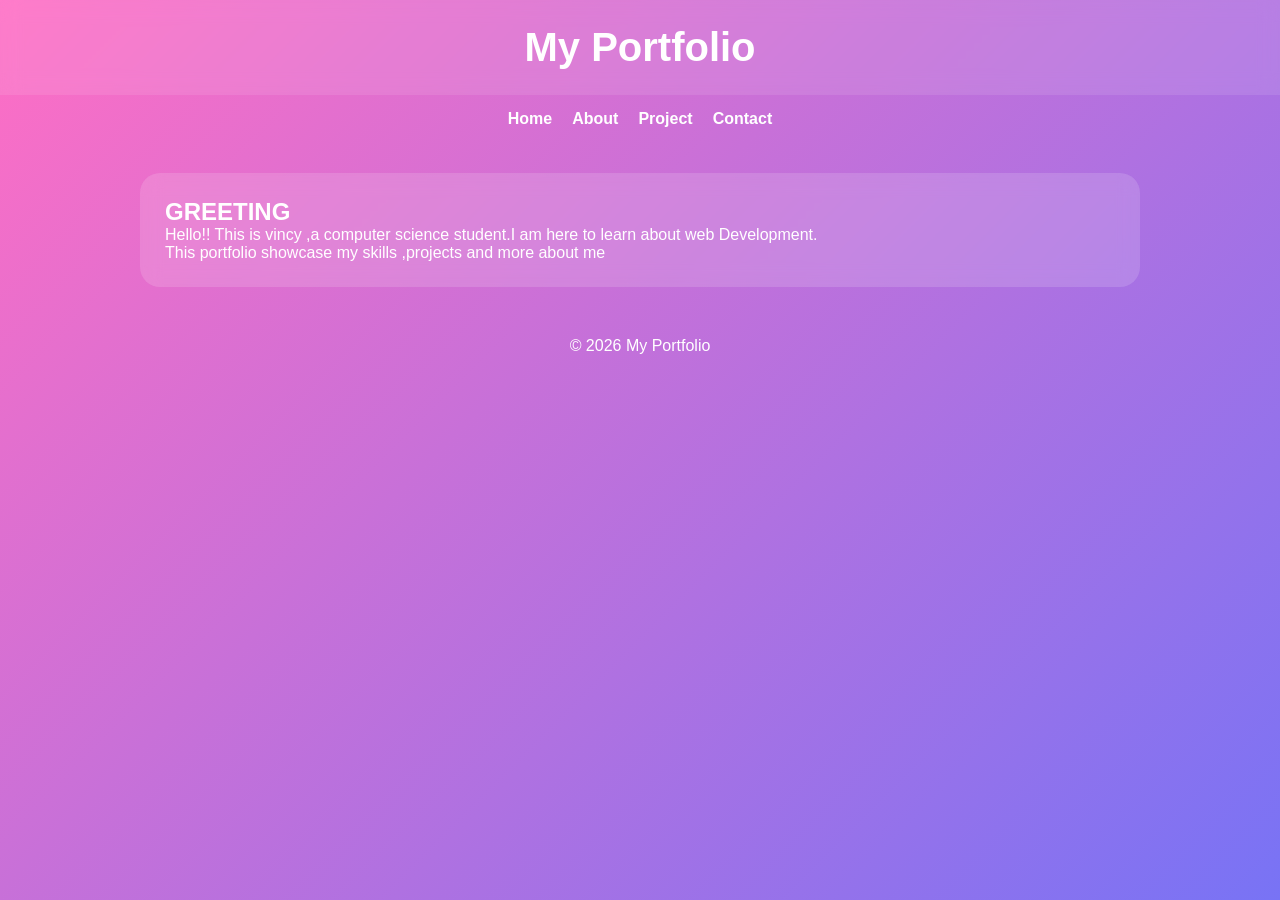
<file: codealpha/Task 3-portfolio/index.html>
<!DOCTYPE html>
<html>
<head>
    <title>Home</title>

    <meta charset="UTF-8">
    <meta name="viewport" content="width=device-width, initial-scale=1.0">
    <meta name="description" content="Portfolio Website">

    <link rel="stylesheet" href="port.css">
</head>

<body>

<header>
    <h1>My Portfolio</h1>
</header>

<nav aria-label="Main Navigation">
    <a href="index.html">Home</a>
    <a href="about.html">About</a>
    <a href="project.html">Project</a>
    <a href="contact.html">Contact</a>
</nav>

<main>
    <section>
        <h2>GREETING</h2>
        <p>Hello!! This is vincy ,a computer science student.I am here to learn about web Development.</p>
    <p>This portfolio showcase my skills ,projects and more about me</p>
    </section>
</main>

<footer>
    <p>© 2026 My Portfolio</p>
</footer>

</body>
</html>
</file>
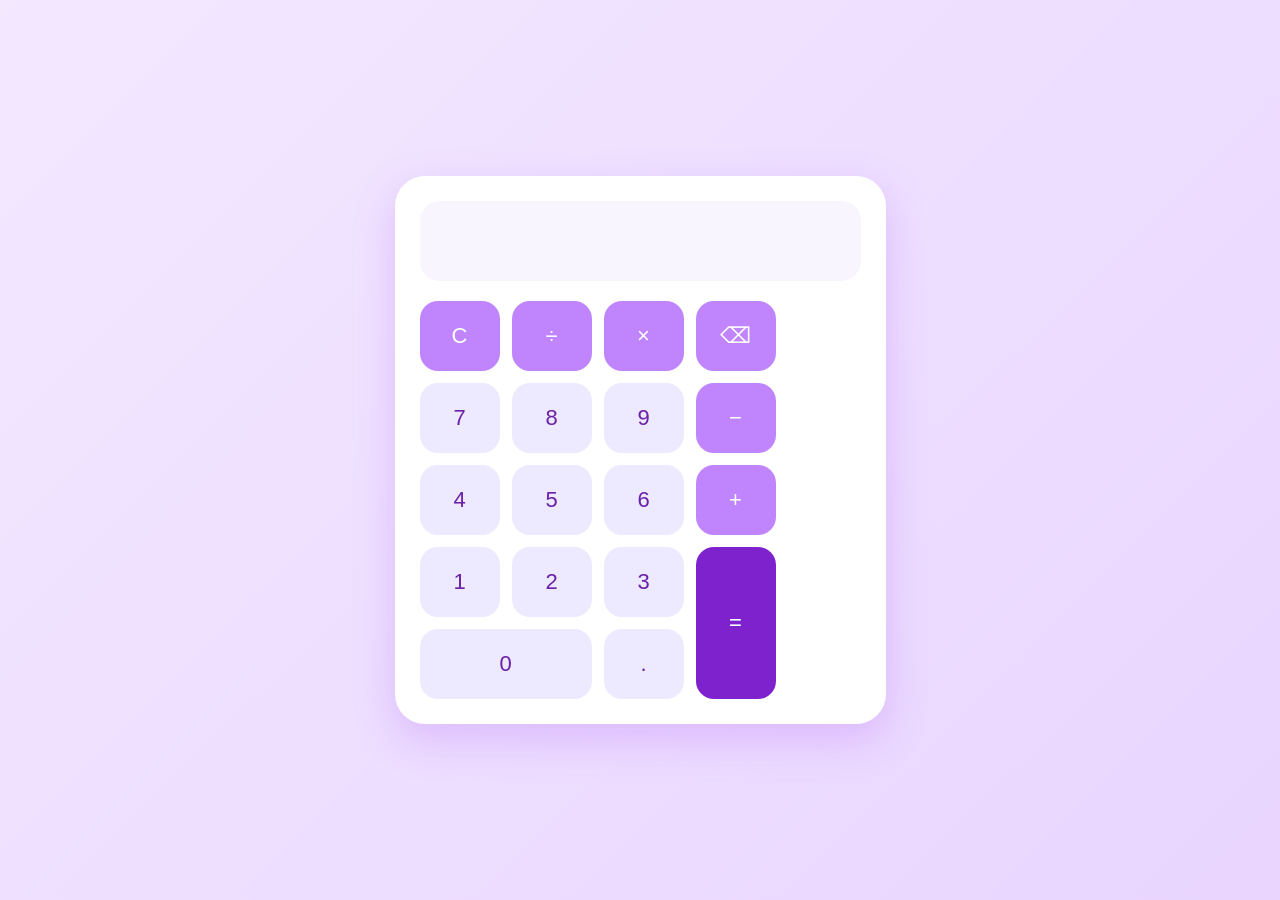
<file: codealpha/Task 2-calculator/cal.html>
<!DOCTYPE html>
<html>
<head>
    <title>Modern Calculator</title>
    <link rel="stylesheet" href="cal.css">
</head>
<body>

<div class="calculator">

    <input type="text" id="display" readonly>

    <div class="buttons">
        <button class="operator" onclick="clearDisplay()">C</button>
        <button class="operator" onclick="appendValue('/')">÷</button>
        <button class="operator" onclick="appendValue('*')">×</button>
        <button class="operator" onclick="deleteLast()">⌫</button>

        <button onclick="appendValue('7')">7</button>
        <button onclick="appendValue('8')">8</button>
        <button onclick="appendValue('9')">9</button>
        <button class="operator" onclick="appendValue('-')">−</button>

        <button onclick="appendValue('4')">4</button>
        <button onclick="appendValue('5')">5</button>
        <button onclick="appendValue('6')">6</button>
        <button class="operator" onclick="appendValue('+')">+</button>

        <button onclick="appendValue('1')">1</button>
        <button onclick="appendValue('2')">2</button>
        <button onclick="appendValue('3')">3</button>
        <button class="equal" onclick="calculate()">=</button>

        <button class="zero" onclick="appendValue('0')">0</button>
        <button onclick="appendValue('.')">.</button>
    </div>

</div>

<script src="cal.js"></script>

</body>
</html>
</file>
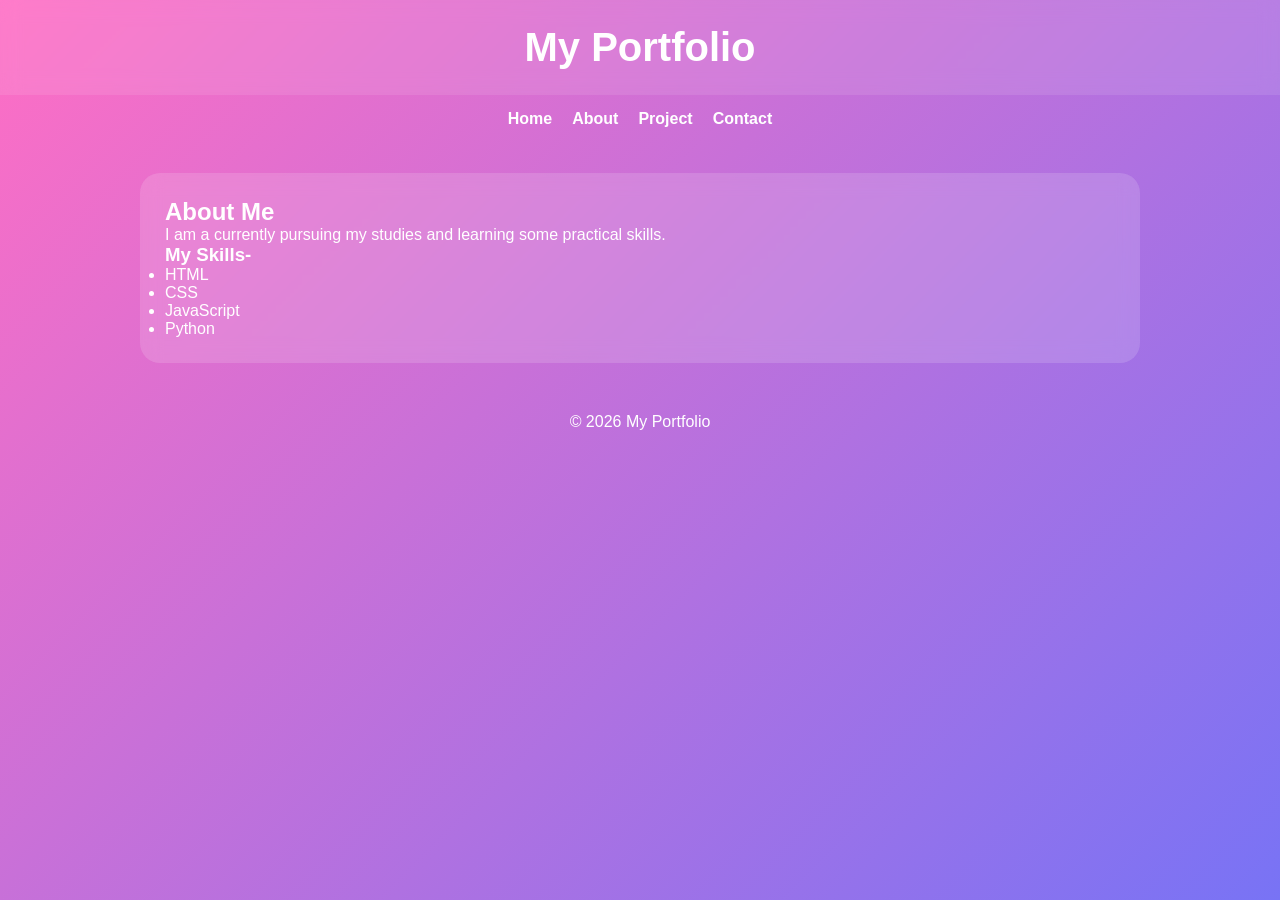
<file: codealpha/Task 3-portfolio/about.html>
<!DOCTYPE html>
<html>
<head>
    <title>About</title>
    <link rel="stylesheet" href="port.css">
</head>

<body>

<header>
    <h1>My Portfolio</h1>
</header>

<nav aria-label="Main Navigation">
    <a href="index.html">Home</a>
    <a href="about.html">About</a>
    <a href="project.html">Project</a>
    <a href="contact.html">Contact</a>
</nav>

<main>
    <section>
        <h2>About Me</h2>

    

        <p>I am a currently pursuing my studies and learning some practical skills.</p>
        <h3>My Skills-</h3>
     <ul>
        <li>HTML</li>
        <li>CSS</li>
        <li>JavaScript</li>
        <li>Python</li>
    </ul>
    </section>
</main>

<footer>
    <p>© 2026 My Portfolio</p>
</footer>

</body>
</html>
</file>
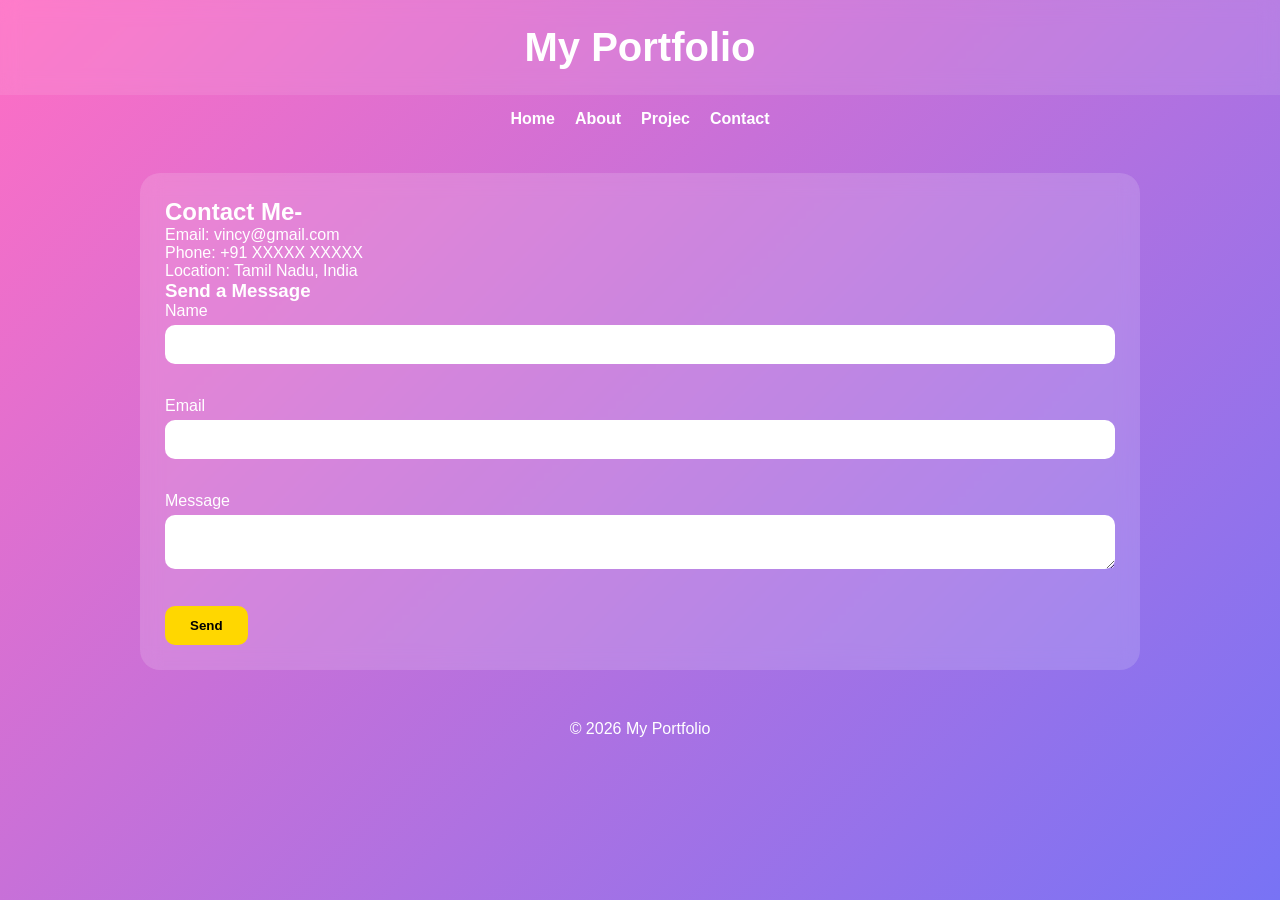
<file: codealpha/Task 3-portfolio/contact.html>
<!DOCTYPE html>
<html>
<head>
    <title>Contact</title>
    <link rel="stylesheet" href="port.css">
</head>

<body>

<header>
    <h1>My Portfolio</h1>
</header>

<nav aria-label="Main Navigation">
    <a href="index.html">Home</a>
    <a href="about.html">About</a>
    <a href="project.html">Projec</a>
    <a href="contact.html">Contact</a>
</nav>

<main>
<section>
    <h2>Contact Me-</h2>

    <p>Email: vincy@gmail.com</p>
    <p>Phone: +91 XXXXX XXXXX</p>
    <p>Location: Tamil Nadu, India</p>

    <h3>Send a Message</h3>
        <form>

            <label for="name">Name</label><br>
            <input type="text" id="name"><br><br>

            <label for="email">Email</label><br>
            <input type="email" id="email"><br><br>

            <label for="message">Message</label><br>
            <textarea id="message"></textarea><br><br>

            <button type="submit">Send</button>

        </form>

    </section>
</main>

<footer>
    <p>© 2026 My Portfolio</p>
</footer>

</body>
</html>
</file>
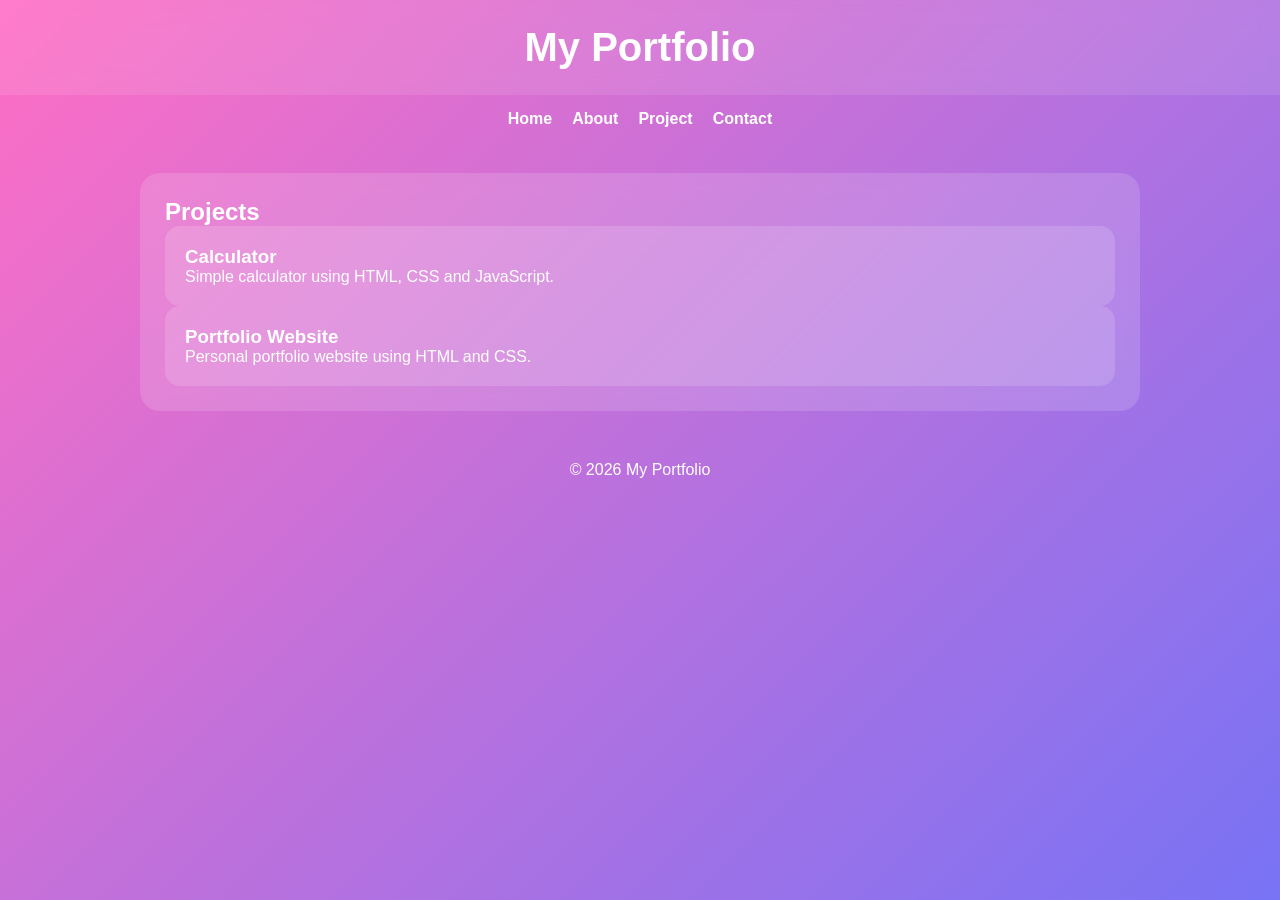
<file: codealpha/Task 3-portfolio/project.html>
<!DOCTYPE html>
<html>
<head>
    <title>Project</title>
    <link rel="stylesheet" href="port.css">
</head>

<body>

<header>
    <h1>My Portfolio</h1>
</header>

<nav aria-label="Main Navigation">
    <a href="index.html">Home</a>
    <a href="about.html">About</a>
    <a href="project.html">Project</a>
    <a href="contact.html">Contact</a>
</nav>

<main>
    <section>
        <h2>Projects</h2>

        <article>
            <h3>Calculator</h3>
            <p>Simple calculator using HTML, CSS and JavaScript.</p>
        </article>

        <article>
            <h3>Portfolio Website</h3>
            <p>Personal portfolio website using HTML and CSS.</p>
        </article>

    </section>
</main>

<footer>
    <p>© 2026 My Portfolio</p>
</footer>

</body>
</html>
</file>
<file: codealpha/Task 3-portfolio/port.css>
:root{
    --bg1:#ff6ec4;
    --bg2:#7873f5;
    --card:rgba(255,255,255,0.15);
    --text:#ffffff;
    --accent:#ffd700;
}

*{
    margin:0;
    padding:0;
    box-sizing:border-box;
}

body{
    font-family:Arial,sans-serif;
    background:linear-gradient(135deg,var(--bg1),var(--bg2));
    color:var(--text);
    min-height:100vh;
}

/* Header */

header{
    text-align:center;
    padding:25px;
    background:rgba(255,255,255,0.1);
    backdrop-filter:blur(10px);
}

header h1{
    font-size:40px;
}

/* Flexbox Navigation */

nav{
    display:flex;
    justify-content:center;
    gap:20px;
    flex-wrap:wrap;
    padding:15px;
}

nav a{
    color:white;
    text-decoration:none;
    font-weight:bold;
    transition:0.3s;
}

nav a:hover{
    color:var(--accent);
}

/* Sections */

section{
    width:90%;
    max-width:1000px;
    margin:30px auto;
    padding:25px;
    background:var(--card);
    backdrop-filter:blur(10px);
    border-radius:20px;
}

/* Hero */

.hero{
    text-align:center;
    padding:50px 20px;
}

.hero h2{
    font-size:45px;
    margin-bottom:10px;
}

/* Skills */

.skills-container{
    display:flex;
    justify-content:center;
    gap:15px;
    flex-wrap:wrap;
    margin-top:20px;
}

.skill{
    background:white;
    color:#6a11cb;
    padding:12px 25px;
    border-radius:30px;
    font-weight:bold;
}

/* CSS Grid */

.projects-grid{
    display:grid;
    grid-template-columns:repeat(auto-fit,minmax(250px,1fr));
    gap:20px;
}

article{
    background:rgba(255,255,255,0.15);
    padding:20px;
    border-radius:15px;
    transition:0.3s;
}

article:hover{
    transform:translateY(-10px);
}

/* Form */

input,
textarea{
    width:100%;
    padding:12px;
    margin-top:5px;
    margin-bottom:15px;
    border:none;
    border-radius:10px;
}

button{
    background:var(--accent);
    color:black;
    border:none;
    padding:12px 25px;
    border-radius:10px;
    cursor:pointer;
    font-weight:bold;
}

/* Footer */

footer{
    text-align:center;
    padding:20px;
    margin-top:30px;
}

/* Responsive */

@media(max-width:768px){

    nav{
        flex-direction:column;
        align-items:center;
    }

    .hero h2{
        font-size:30px;
    }

}
</file>
<file: codealpha/Task 2-calculator/cal.css>
*{
    margin:0;
    padding:0;
    box-sizing:border-box;
    font-family: 'Segoe UI', sans-serif;
}

body{
    display:flex;
    justify-content:center;
    align-items:center;
    min-height:100vh;
    background:linear-gradient(135deg,#f3e8ff,#e9d5ff);
}

.calculator{
    background:white;
    padding:25px;
    border-radius:30px;
    box-shadow:0 15px 40px rgba(168,85,247,0.25);
}

#display{
    width:100%;
    height:80px;
    border:none;
    outline:none;
    background:#f8f5ff;
    border-radius:20px;
    margin-bottom:20px;
    padding:20px;
    text-align:right;
    font-size:32px;
    color:#5b21b6;
}

.buttons{
    display:grid;
    grid-template-columns:repeat(4,80px);
    gap:12px;
}

button{
    height:70px;
    border:none;
    border-radius:18px;
    font-size:22px;
    cursor:pointer;
    background:#ede9fe;
    color:#6b21a8;
    transition:0.2s;
}

button:hover{
    transform:translateY(-2px);
    background:#ddd6fe;
}

.operator{
    background:#c084fc;
    color:white;
}

.operator:hover{
    background:#a855f7;
}

.equal{
    background:#7e22ce;
    color:white;
    grid-row:span 2;
    height:152px;
}

.equal:hover{
    background:#6b21a8;
}

.zero{
    grid-column:span 2;
}
</file>
